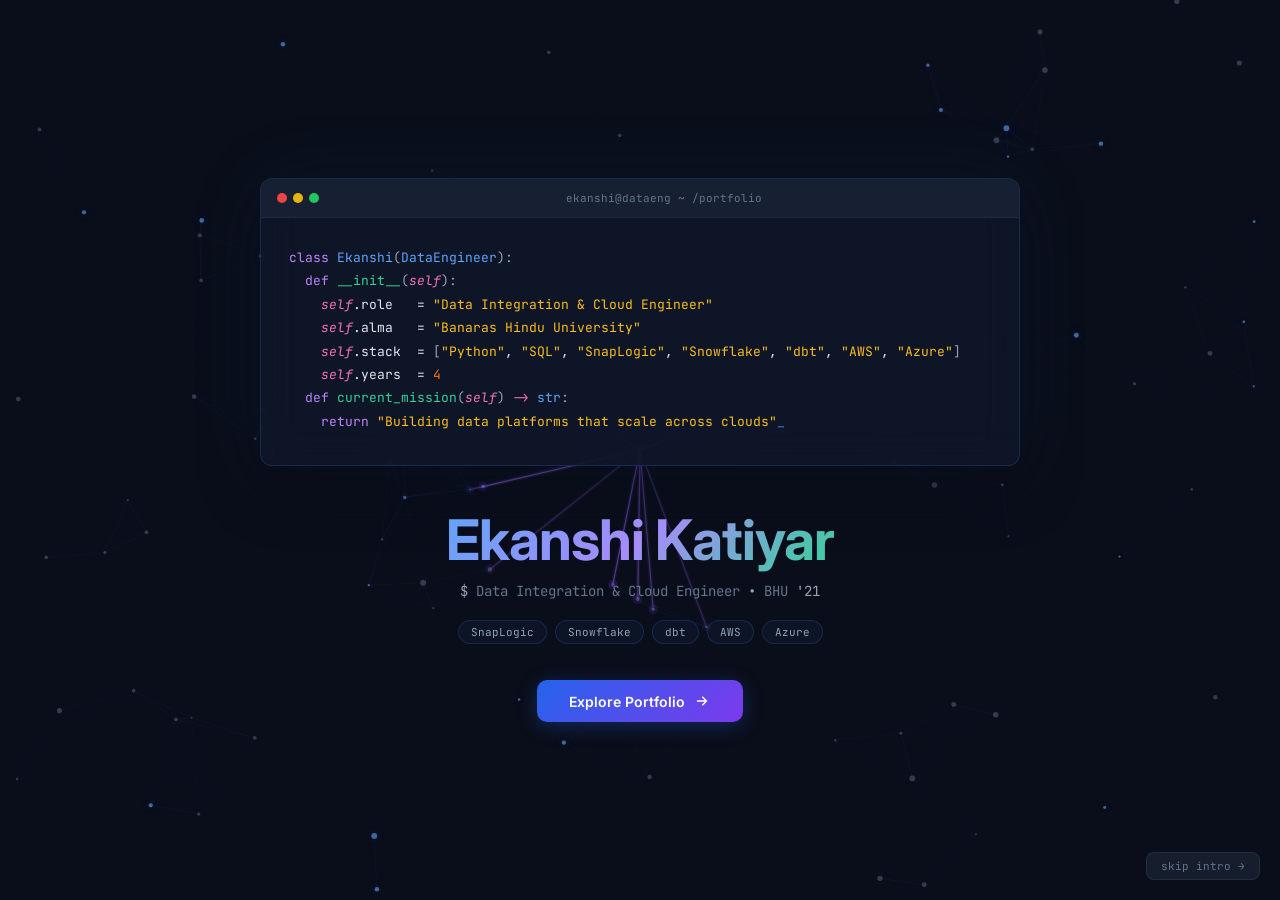
<file: index.html>
<!DOCTYPE html>
<html lang="en">
<head>
<meta charset="UTF-8">
<meta name="viewport" content="width=device-width, initial-scale=1.0">
<title>Ekanshi Katiyar</title>
<meta name="description" content="Ekanshi Katiyar — Data Integration & Cloud Engineer | BHU">
<link rel="preconnect" href="https://fonts.googleapis.com">
<link rel="preconnect" href="https://fonts.gstatic.com" crossorigin>
<link href="https://fonts.googleapis.com/css2?family=JetBrains+Mono:wght@300;400;500;700&family=Inter:wght@300;400;600;700&display=swap" rel="stylesheet">
<style>
    * { margin: 0; padding: 0; box-sizing: border-box; }

    body {
        background: #0a0e1a;
        color: #e2e8f0;
        font-family: 'Inter', sans-serif;
        overflow: hidden;
        height: 100vh;
        cursor: default;
    }

    #particles {
        position: fixed;
        inset: 0;
        z-index: 0;
    }

    .hero {
        position: relative;
        z-index: 1;
        display: flex;
        flex-direction: column;
        align-items: center;
        justify-content: center;
        height: 100vh;
        text-align: center;
        padding: 2rem;
    }

    .terminal {
        background: rgba(15, 23, 42, 0.85);
        border: 1px solid rgba(59, 130, 246, 0.2);
        border-radius: 12px;
        padding: 0;
        max-width: 760px;
        width: 100%;
        backdrop-filter: blur(20px);
        box-shadow: 0 0 80px rgba(59, 130, 246, 0.08), 0 20px 60px rgba(0,0,0,0.4);
        overflow: hidden;
        opacity: 0;
        transform: translateY(30px);
        animation: fadeUp 0.8s ease 0.3s forwards;
    }

    .terminal-bar {
        display: flex;
        align-items: center;
        gap: 6px;
        padding: 12px 16px;
        background: rgba(30, 41, 59, 0.6);
        border-bottom: 1px solid rgba(59, 130, 246, 0.1);
    }
    .terminal-dot { width: 10px; height: 10px; border-radius: 50%; }
    .terminal-dot.red { background: #ef4444; }
    .terminal-dot.yellow { background: #eab308; }
    .terminal-dot.green { background: #22c55e; }
    .terminal-title {
        flex: 1; text-align: center; font-size: 11px; color: #64748b;
        font-family: 'JetBrains Mono', monospace;
    }

    .terminal-body {
        padding: 28px 28px 32px;
        text-align: left;
    }

    .code-line {
        font-family: 'JetBrains Mono', monospace;
        font-size: clamp(11px, 1.4vw, 13px);
        line-height: 1.8;
        white-space: pre-wrap;
        word-break: break-word;
    }
    .code-line .prompt   { color: #22c55e; }
    .code-line .keyword  { color: #c084fc; }
    .code-line .string   { color: #fbbf24; }
    .code-line .type     { color: #60a5fa; }
    .code-line .comment  { color: #475569; font-style: italic; }
    .code-line .method   { color: #34d399; }
    .code-line .number   { color: #f97316; }
    .code-line .bracket  { color: #94a3b8; }
    .code-line .operator { color: #f472b6; }
    .code-line .self     { color: #f472b6; font-style: italic; }

    .code-line {
        opacity: 0;
        transform: translateX(-8px);
        animation: lineIn 0.4s ease forwards;
    }
    .code-line:nth-child(1)  { animation-delay: 1.0s; }
    .code-line:nth-child(2)  { animation-delay: 1.4s; }
    .code-line:nth-child(3)  { animation-delay: 1.8s; }
    .code-line:nth-child(4)  { animation-delay: 2.2s; }
    .code-line:nth-child(5)  { animation-delay: 2.6s; }
    .code-line:nth-child(6)  { animation-delay: 3.0s; }
    .code-line:nth-child(7)  { animation-delay: 3.4s; }
    .code-line:nth-child(8)  { animation-delay: 3.8s; }
    .code-line:nth-child(9)  { animation-delay: 4.2s; }
    .code-line:nth-child(10) { animation-delay: 4.6s; }
    .code-line:nth-child(11) { animation-delay: 5.0s; }

    @keyframes lineIn {
        from { opacity: 0; transform: translateX(-8px); }
        to   { opacity: 1; transform: translateX(0); }
    }

    .code-line:last-child::after {
        content: '_';
        animation: blink 1s step-end infinite;
        color: #3b82f6;
    }
    @keyframes blink { 0%,100% { opacity:1; } 50% { opacity:0; } }

    .name-section {
        margin-top: 40px;
        opacity: 0;
        animation: fadeUp 0.8s ease 5.5s forwards;
    }
    .name {
        font-size: clamp(2rem, 5vw, 3.5rem);
        font-weight: 700;
        letter-spacing: -1px;
        background: linear-gradient(135deg, #60a5fa, #a78bfa, #34d399);
        -webkit-background-clip: text;
        -webkit-text-fill-color: transparent;
        background-clip: text;
    }
    .subtitle {
        font-size: 14px;
        color: #64748b;
        margin-top: 8px;
        font-family: 'JetBrains Mono', monospace;
    }
    .subtitle span { color: #94a3b8; }

    .tags {
        display: flex;
        flex-wrap: wrap;
        justify-content: center;
        gap: 8px;
        margin-top: 20px;
        opacity: 0;
        animation: fadeUp 0.6s ease 6s forwards;
    }
    .tag {
        padding: 4px 12px;
        border-radius: 20px;
        font-size: 11px;
        font-family: 'JetBrains Mono', monospace;
        border: 1px solid rgba(59, 130, 246, 0.2);
        color: #94a3b8;
        background: rgba(59, 130, 246, 0.05);
    }

    .cta {
        margin-top: 36px;
        opacity: 0;
        animation: fadeUp 0.6s ease 6.4s forwards;
    }
    .cta a {
        display: inline-flex;
        align-items: center;
        gap: 8px;
        padding: 12px 32px;
        background: linear-gradient(135deg, #2563eb, #7c3aed);
        color: white;
        text-decoration: none;
        border-radius: 10px;
        font-weight: 600;
        font-size: 14px;
        transition: transform 0.2s, box-shadow 0.2s;
        box-shadow: 0 4px 20px rgba(37, 99, 235, 0.3);
    }
    .cta a:hover {
        transform: translateY(-2px);
        box-shadow: 0 8px 30px rgba(37, 99, 235, 0.5);
    }
    .cta a svg { transition: transform 0.2s; }
    .cta a:hover svg { transform: translateX(3px); }

    @keyframes fadeUp {
        from { opacity: 0; transform: translateY(20px); }
        to   { opacity: 1; transform: translateY(0); }
    }

    .floating-metrics {
        position: fixed;
        inset: 0;
        z-index: 0;
        pointer-events: none;
    }
    .float-metric {
        position: absolute;
        font-family: 'JetBrains Mono', monospace;
        font-size: 11px;
        padding: 4px 10px;
        border-radius: 6px;
        background: rgba(15, 23, 42, 0.7);
        border: 1px solid rgba(59, 130, 246, 0.15);
        color: #475569;
        opacity: 0;
        animation: floatIn 8s ease-in-out infinite;
    }
    .float-metric:nth-child(1) { top: 10%;    left: 5%;   animation-delay: 0s; }
    .float-metric:nth-child(2) { top: 20%;    right: 8%;  animation-delay: 2s; }
    .float-metric:nth-child(3) { bottom: 25%; left: 8%;   animation-delay: 4s; }
    .float-metric:nth-child(4) { bottom: 15%; right: 5%;  animation-delay: 1s; }
    .float-metric:nth-child(5) { top: 40%;    left: 3%;   animation-delay: 3s; }
    .float-metric:nth-child(6) { top: 35%;    right: 4%;  animation-delay: 5s; }

    @keyframes floatIn {
        0%, 100% { opacity: 0; transform: translateY(10px); }
        20%, 80% { opacity: 0.5; transform: translateY(0); }
    }

    .skip-btn {
        position: fixed;
        bottom: 20px;
        right: 20px;
        z-index: 10;
        padding: 6px 14px;
        background: rgba(30, 41, 59, 0.6);
        border: 1px solid rgba(100, 116, 139, 0.2);
        border-radius: 8px;
        color: #64748b;
        font-size: 11px;
        font-family: 'JetBrains Mono', monospace;
        cursor: pointer;
        transition: color 0.2s, border-color 0.2s;
        text-decoration: none;
    }
    .skip-btn:hover { color: #94a3b8; border-color: rgba(100, 116, 139, 0.4); }
</style>
</head>
<body>

<canvas id="particles"></canvas>

<div class="floating-metrics">
    <div class="float-metric">pipelines: 40+ live</div>
    <div class="float-metric">records/day: 12M</div>
    <div class="float-metric">uptime: 99.95%</div>
    <div class="float-metric">warehouses: Snowflake</div>
    <div class="float-metric">dbt_models: 180+</div>
    <div class="float-metric">cloud: AWS + Azure</div>
</div>

<div class="hero">
    <div class="terminal">
        <div class="terminal-bar">
            <div class="terminal-dot red"></div>
            <div class="terminal-dot yellow"></div>
            <div class="terminal-dot green"></div>
            <span class="terminal-title">ekanshi@dataeng ~ /portfolio</span>
        </div>
        <div class="terminal-body">
            <div class="code-line"><span class="keyword">class</span> <span class="type">Ekanshi</span><span class="bracket">(</span><span class="type">DataEngineer</span><span class="bracket">):</span></div>
            <div class="code-line">&nbsp;&nbsp;<span class="keyword">def</span> <span class="method">__init__</span><span class="bracket">(</span><span class="self">self</span><span class="bracket">):</span></div>
            <div class="code-line">&nbsp;&nbsp;&nbsp;&nbsp;<span class="self">self</span>.role   = <span class="string">"Data Integration &amp; Cloud Engineer"</span></div>
            <div class="code-line">&nbsp;&nbsp;&nbsp;&nbsp;<span class="self">self</span>.alma   = <span class="string">"Banaras Hindu University"</span></div>
            <div class="code-line">&nbsp;&nbsp;&nbsp;&nbsp;<span class="self">self</span>.stack  = <span class="bracket">[</span><span class="string">"Python"</span>, <span class="string">"SQL"</span>, <span class="string">"SnapLogic"</span>, <span class="string">"Snowflake"</span>, <span class="string">"dbt"</span>, <span class="string">"AWS"</span>, <span class="string">"Azure"</span><span class="bracket">]</span></div>
            <div class="code-line">&nbsp;&nbsp;&nbsp;&nbsp;<span class="self">self</span>.years  = <span class="number">4</span></div>
            <div class="code-line"></div>
            <div class="code-line">&nbsp;&nbsp;<span class="keyword">def</span> <span class="method">current_mission</span><span class="bracket">(</span><span class="self">self</span><span class="bracket">)</span> <span class="operator">-&gt;</span> <span class="type">str</span><span class="bracket">:</span></div>
            <div class="code-line">&nbsp;&nbsp;&nbsp;&nbsp;<span class="keyword">return</span> <span class="string">"Building data platforms that scale across clouds"</span></div>
        </div>
    </div>

    <div class="name-section">
        <div class="name">Ekanshi Katiyar</div>
        <div class="subtitle">
            <span>$</span> Data Integration &amp; Cloud Engineer <span>&bull;</span> BHU <span>'21</span>
        </div>
    </div>

    <div class="tags">
        <span class="tag">SnapLogic</span>
        <span class="tag">Snowflake</span>
        <span class="tag">dbt</span>
        <span class="tag">AWS</span>
        <span class="tag">Azure</span>
    </div>

    <div class="cta">
        <a href="home.html">
            Explore Portfolio
            <svg width="18" height="18" fill="none" stroke="currentColor" viewBox="0 0 24 24"><path stroke-linecap="round" stroke-linejoin="round" stroke-width="2" d="M13 7l5 5m0 0l-5 5m5-5H6"/></svg>
        </a>
    </div>
</div>

<a href="home.html" class="skip-btn">skip intro &rarr;</a>

<script>
const canvas = document.getElementById('particles');
const ctx = canvas.getContext('2d');
let w, h, particles, mouse;

function init() {
    w = canvas.width = window.innerWidth;
    h = canvas.height = window.innerHeight;
    mouse = { x: w / 2, y: h / 2 };

    const count = Math.min(Math.floor((w * h) / 12000), 120);
    particles = [];
    for (let i = 0; i < count; i++) {
        particles.push({
            x: Math.random() * w,
            y: Math.random() * h,
            vx: (Math.random() - 0.5) * 0.4,
            vy: (Math.random() - 0.5) * 0.4,
            r: Math.random() * 2 + 1,
            type: Math.random() > 0.7 ? 'server' : 'node',
        });
    }
}

function draw() {
    ctx.clearRect(0, 0, w, h);

    for (let i = 0; i < particles.length; i++) {
        for (let j = i + 1; j < particles.length; j++) {
            const dx = particles[i].x - particles[j].x;
            const dy = particles[i].y - particles[j].y;
            const dist = Math.sqrt(dx * dx + dy * dy);
            if (dist < 150) {
                const alpha = (1 - dist / 150) * 0.15;
                ctx.beginPath();
                ctx.moveTo(particles[i].x, particles[i].y);
                ctx.lineTo(particles[j].x, particles[j].y);
                ctx.strokeStyle = `rgba(59, 130, 246, ${alpha})`;
                ctx.lineWidth = 0.5;
                ctx.stroke();
            }
        }

        const mx = particles[i].x - mouse.x;
        const my = particles[i].y - mouse.y;
        const md = Math.sqrt(mx * mx + my * my);
        if (md < 250) {
            const alpha = (1 - md / 250);
            ctx.beginPath();
            ctx.moveTo(particles[i].x, particles[i].y);
            ctx.lineTo(mouse.x, mouse.y);
            ctx.strokeStyle = `rgba(124, 58, 237, ${alpha * 0.3})`;
            ctx.lineWidth = 4;
            ctx.stroke();

            ctx.beginPath();
            ctx.moveTo(particles[i].x, particles[i].y);
            ctx.lineTo(mouse.x, mouse.y);
            ctx.strokeStyle = `rgba(167, 139, 250, ${alpha * 0.8})`;
            ctx.lineWidth = 1.2;
            ctx.stroke();

            ctx.beginPath();
            ctx.arc(particles[i].x, particles[i].y, particles[i].r + 3, 0, Math.PI * 2);
            ctx.fillStyle = `rgba(124, 58, 237, ${alpha * 0.4})`;
            ctx.fill();
        }
    }

    for (const p of particles) {
        p.x += p.vx;
        p.y += p.vy;
        if (p.x < 0 || p.x > w) p.vx *= -1;
        if (p.y < 0 || p.y > h) p.vy *= -1;

        ctx.beginPath();
        ctx.arc(p.x, p.y, p.r, 0, Math.PI * 2);
        if (p.type === 'server') {
            ctx.fillStyle = 'rgba(96, 165, 250, 0.6)';
            ctx.shadowColor = 'rgba(59, 130, 246, 0.3)';
            ctx.shadowBlur = 10;
        } else {
            ctx.fillStyle = 'rgba(148, 163, 184, 0.3)';
            ctx.shadowBlur = 0;
        }
        ctx.fill();
        ctx.shadowBlur = 0;
    }

    requestAnimationFrame(draw);
}

window.addEventListener('resize', init);
window.addEventListener('mousemove', (e) => { mouse.x = e.clientX; mouse.y = e.clientY; });

init();
draw();
</script>

</body>
</html>
</file>
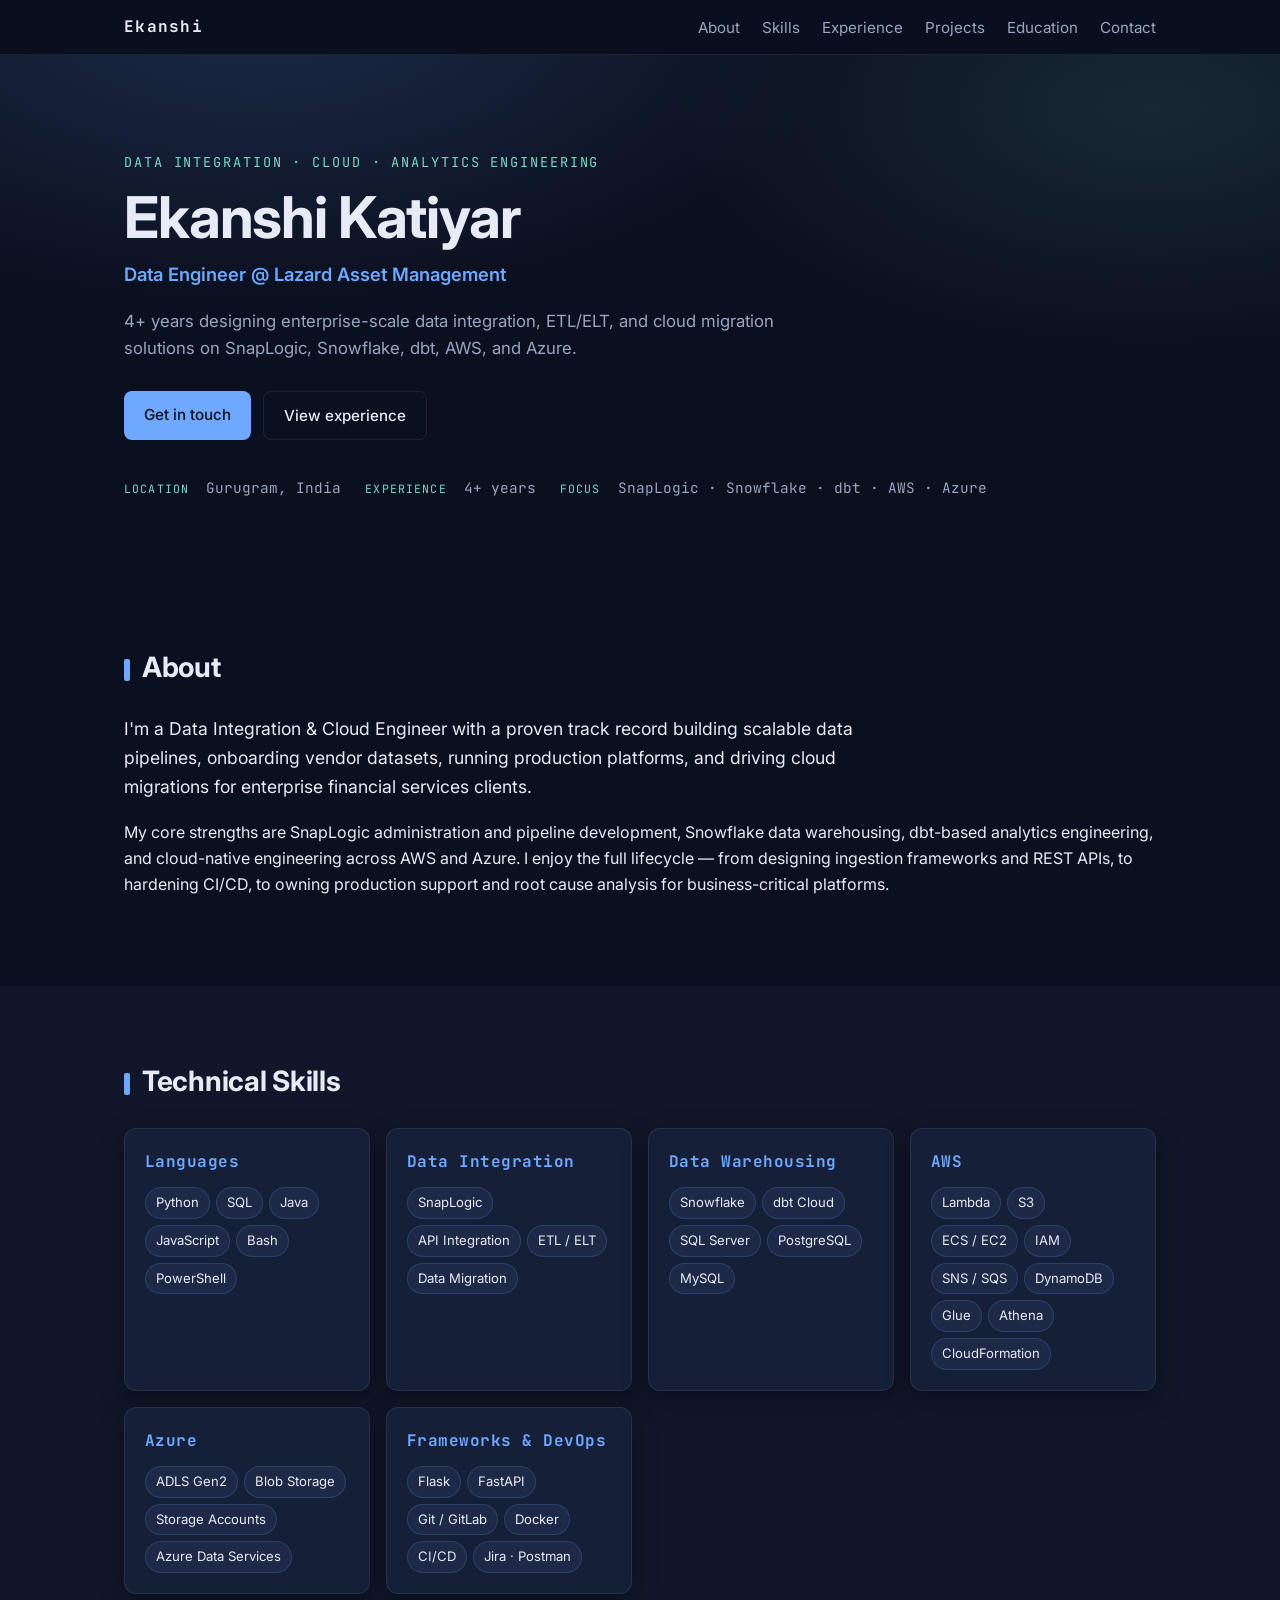
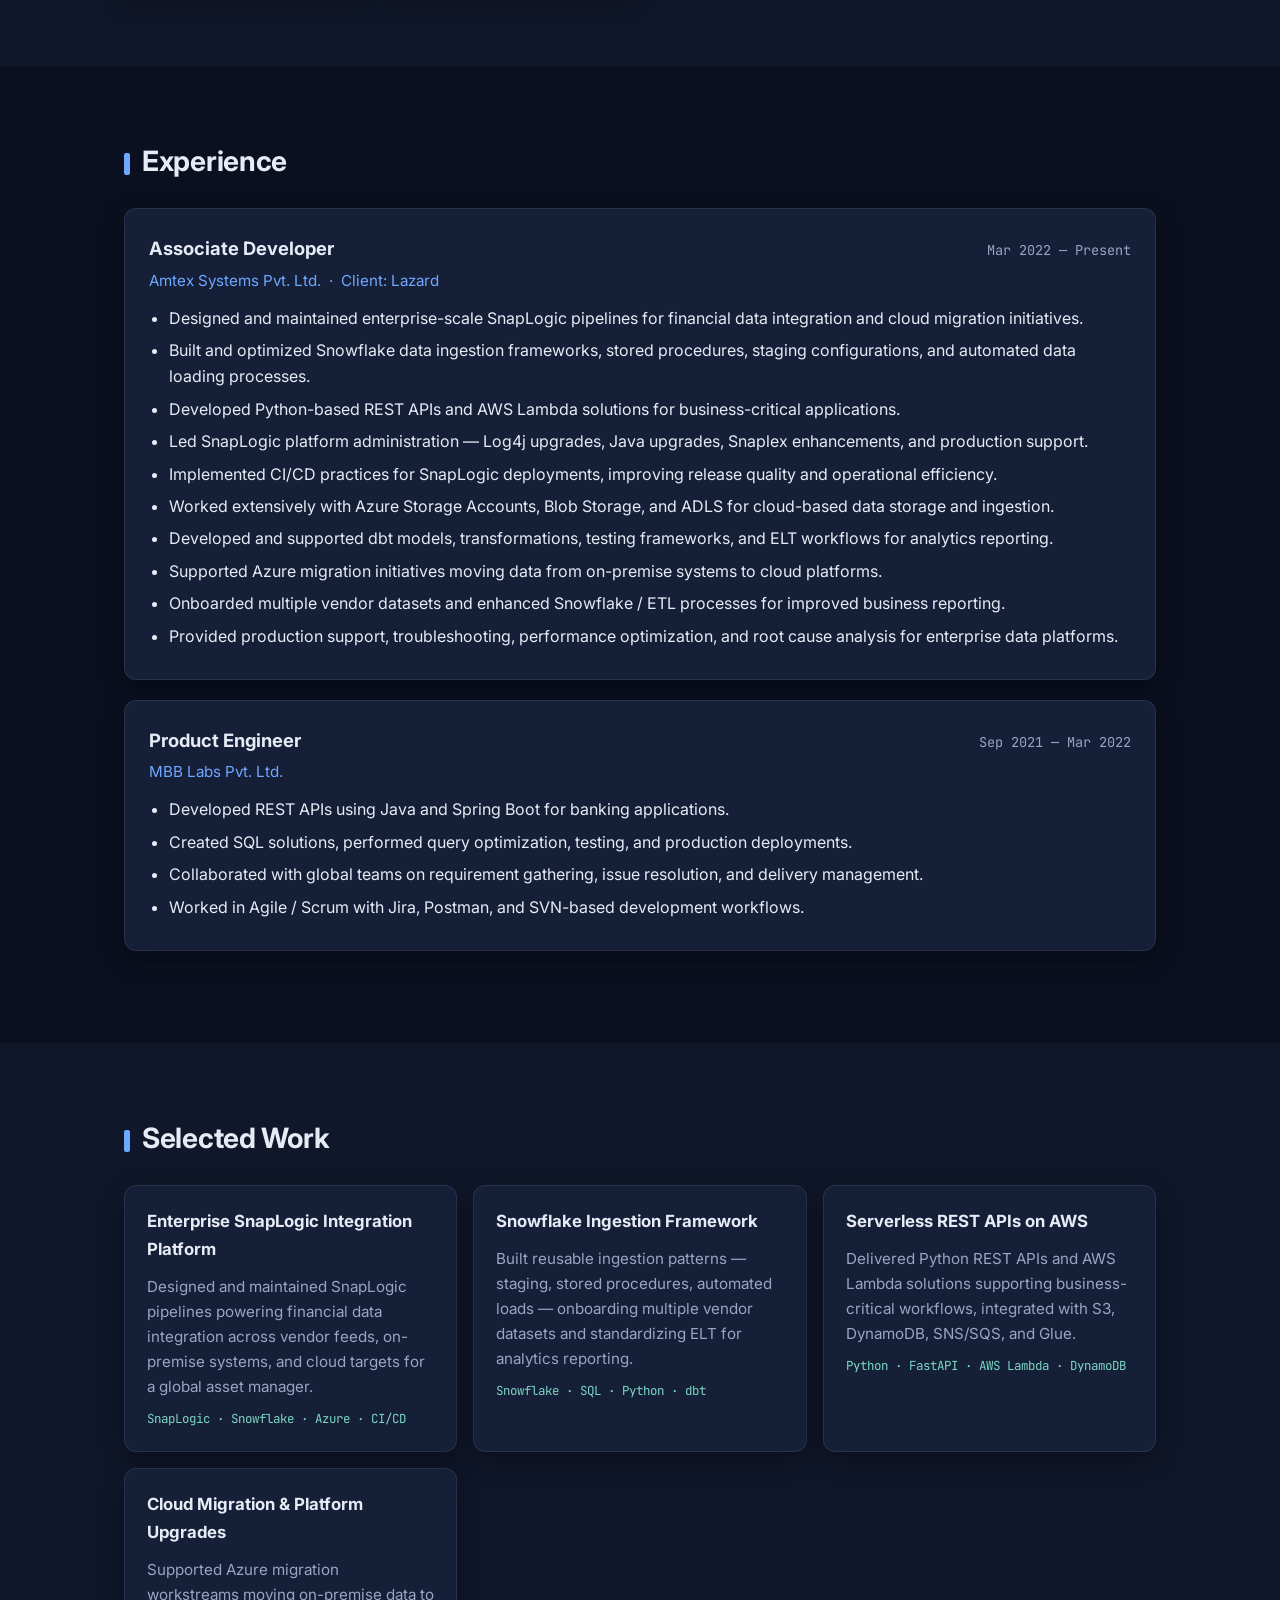
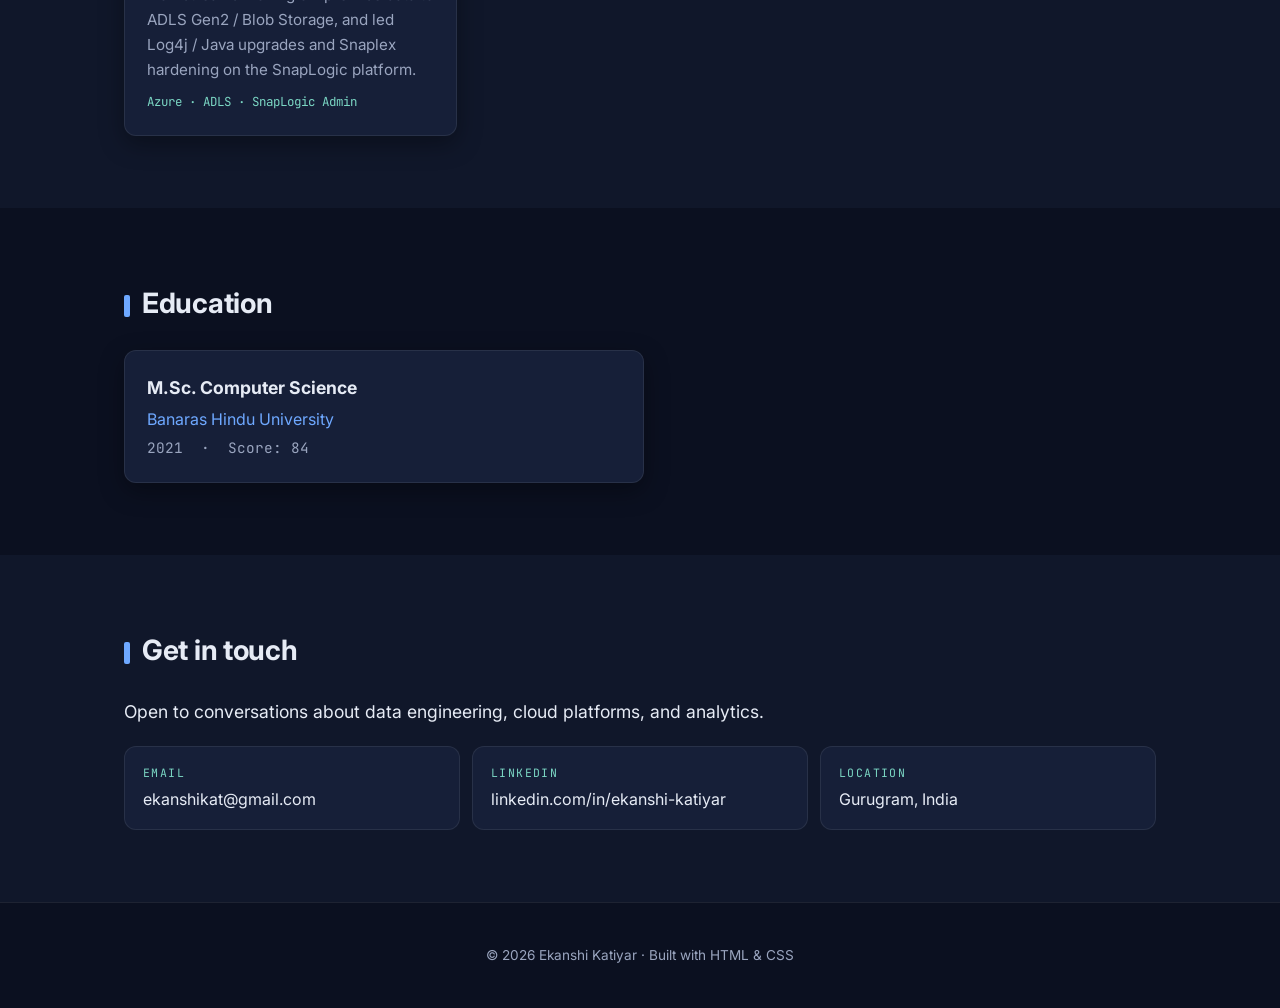
<file: home.html>
<!DOCTYPE html>
<html lang="en">
<head>
  <meta charset="UTF-8" />
  <meta name="viewport" content="width=device-width, initial-scale=1.0" />
  <title>Ekanshi Katiyar — Data Integration & Cloud Engineer</title>
  <meta name="description" content="Portfolio of Ekanshi Katiyar — Data Integration & Cloud Engineer with 4+ years building enterprise data pipelines on SnapLogic, Snowflake, dbt, AWS, and Azure." />
  <link rel="stylesheet" href="styles.css" />
  <link rel="preconnect" href="https://fonts.googleapis.com" />
  <link rel="preconnect" href="https://fonts.gstatic.com" crossorigin />
  <link href="https://fonts.googleapis.com/css2?family=Inter:wght@400;500;600;700&family=JetBrains+Mono:wght@400;500&display=swap" rel="stylesheet" />
</head>
<body>
  <nav class="nav">
    <div class="nav-inner">
      <a href="#top" class="nav-logo">Ekanshi</a>
      <ul class="nav-links">
        <li><a href="#about">About</a></li>
        <li><a href="#skills">Skills</a></li>
        <li><a href="#experience">Experience</a></li>
        <li><a href="#projects">Projects</a></li>
        <li><a href="#education">Education</a></li>
        <li><a href="#contact">Contact</a></li>
      </ul>
    </div>
  </nav>

  <header id="top" class="hero">
    <div class="container">
      <p class="hero-eyebrow">Data Integration &middot; Cloud &middot; Analytics Engineering</p>
      <h1>Ekanshi Katiyar</h1>
      <p class="hero-title">Data Engineer @ Lazard Asset Management</p>
      <p class="hero-sub">
        4+ years designing enterprise-scale data integration, ETL/ELT, and cloud migration
        solutions on SnapLogic, Snowflake, dbt, AWS, and Azure.
      </p>
      <div class="hero-cta">
        <a class="btn btn-primary" href="#contact">Get in touch</a>
        <a class="btn btn-ghost" href="#experience">View experience</a>
      </div>
      <ul class="hero-meta">
        <li><span>Location</span> Gurugram, India</li>
        <li><span>Experience</span> 4+ years</li>
        <li><span>Focus</span> SnapLogic &middot; Snowflake &middot; dbt &middot; AWS &middot; Azure</li>
      </ul>
    </div>
  </header>

  <main>
    <section id="about" class="section">
      <div class="container">
        <h2>About</h2>
        <p class="lead">
          I'm a Data Integration &amp; Cloud Engineer with a proven track record building
          scalable data pipelines, onboarding vendor datasets, running production platforms,
          and driving cloud migrations for enterprise financial services clients.
        </p>
        <p>
          My core strengths are SnapLogic administration and pipeline development,
          Snowflake data warehousing, dbt-based analytics engineering, and cloud-native
          engineering across AWS and Azure. I enjoy the full lifecycle &mdash; from
          designing ingestion frameworks and REST APIs, to hardening CI/CD, to owning
          production support and root cause analysis for business-critical platforms.
        </p>
      </div>
    </section>

    <section id="skills" class="section section-alt">
      <div class="container">
        <h2>Technical Skills</h2>
        <div class="skills-grid">
          <div class="skill-card">
            <h3>Languages</h3>
            <ul>
              <li>Python</li><li>SQL</li><li>Java</li>
              <li>JavaScript</li><li>Bash</li><li>PowerShell</li>
            </ul>
          </div>
          <div class="skill-card">
            <h3>Data Integration</h3>
            <ul>
              <li>SnapLogic</li><li>API Integration</li>
              <li>ETL / ELT</li><li>Data Migration</li>
            </ul>
          </div>
          <div class="skill-card">
            <h3>Data Warehousing</h3>
            <ul>
              <li>Snowflake</li><li>dbt Cloud</li>
              <li>SQL Server</li><li>PostgreSQL</li><li>MySQL</li>
            </ul>
          </div>
          <div class="skill-card">
            <h3>AWS</h3>
            <ul>
              <li>Lambda</li><li>S3</li><li>ECS / EC2</li>
              <li>IAM</li><li>SNS / SQS</li><li>DynamoDB</li>
              <li>Glue</li><li>Athena</li><li>CloudFormation</li>
            </ul>
          </div>
          <div class="skill-card">
            <h3>Azure</h3>
            <ul>
              <li>ADLS Gen2</li><li>Blob Storage</li>
              <li>Storage Accounts</li><li>Azure Data Services</li>
            </ul>
          </div>
          <div class="skill-card">
            <h3>Frameworks &amp; DevOps</h3>
            <ul>
              <li>Flask</li><li>FastAPI</li>
              <li>Git / GitLab</li><li>Docker</li>
              <li>CI/CD</li><li>Jira &middot; Postman</li>
            </ul>
          </div>
        </div>
      </div>
    </section>

    <section id="experience" class="section">
      <div class="container">
        <h2>Experience</h2>

        <article class="job">
          <header class="job-header">
            <div>
              <h3>Associate Developer</h3>
              <p class="job-company">Amtex Systems Pvt. Ltd. &nbsp;&middot;&nbsp; Client: Lazard</p>
            </div>
            <p class="job-dates">Mar 2022 &mdash; Present</p>
          </header>
          <ul class="job-points">
            <li>Designed and maintained enterprise-scale SnapLogic pipelines for financial data integration and cloud migration initiatives.</li>
            <li>Built and optimized Snowflake data ingestion frameworks, stored procedures, staging configurations, and automated data loading processes.</li>
            <li>Developed Python-based REST APIs and AWS Lambda solutions for business-critical applications.</li>
            <li>Led SnapLogic platform administration &mdash; Log4j upgrades, Java upgrades, Snaplex enhancements, and production support.</li>
            <li>Implemented CI/CD practices for SnapLogic deployments, improving release quality and operational efficiency.</li>
            <li>Worked extensively with Azure Storage Accounts, Blob Storage, and ADLS for cloud-based data storage and ingestion.</li>
            <li>Developed and supported dbt models, transformations, testing frameworks, and ELT workflows for analytics reporting.</li>
            <li>Supported Azure migration initiatives moving data from on-premise systems to cloud platforms.</li>
            <li>Onboarded multiple vendor datasets and enhanced Snowflake / ETL processes for improved business reporting.</li>
            <li>Provided production support, troubleshooting, performance optimization, and root cause analysis for enterprise data platforms.</li>
          </ul>
        </article>

        <article class="job">
          <header class="job-header">
            <div>
              <h3>Product Engineer</h3>
              <p class="job-company">MBB Labs Pvt. Ltd.</p>
            </div>
            <p class="job-dates">Sep 2021 &mdash; Mar 2022</p>
          </header>
          <ul class="job-points">
            <li>Developed REST APIs using Java and Spring Boot for banking applications.</li>
            <li>Created SQL solutions, performed query optimization, testing, and production deployments.</li>
            <li>Collaborated with global teams on requirement gathering, issue resolution, and delivery management.</li>
            <li>Worked in Agile / Scrum with Jira, Postman, and SVN-based development workflows.</li>
          </ul>
        </article>
      </div>
    </section>

    <section id="projects" class="section section-alt">
      <div class="container">
        <h2>Selected Work</h2>
        <div class="projects-grid">
          <div class="project-card">
            <h3>Enterprise SnapLogic Integration Platform</h3>
            <p>Designed and maintained SnapLogic pipelines powering financial data integration across vendor feeds, on-premise systems, and cloud targets for a global asset manager.</p>
            <p class="project-tags">SnapLogic &middot; Snowflake &middot; Azure &middot; CI/CD</p>
          </div>
          <div class="project-card">
            <h3>Snowflake Ingestion Framework</h3>
            <p>Built reusable ingestion patterns &mdash; staging, stored procedures, automated loads &mdash; onboarding multiple vendor datasets and standardizing ELT for analytics reporting.</p>
            <p class="project-tags">Snowflake &middot; SQL &middot; Python &middot; dbt</p>
          </div>
          <div class="project-card">
            <h3>Serverless REST APIs on AWS</h3>
            <p>Delivered Python REST APIs and AWS Lambda solutions supporting business-critical workflows, integrated with S3, DynamoDB, SNS/SQS, and Glue.</p>
            <p class="project-tags">Python &middot; FastAPI &middot; AWS Lambda &middot; DynamoDB</p>
          </div>
          <div class="project-card">
            <h3>Cloud Migration &amp; Platform Upgrades</h3>
            <p>Supported Azure migration workstreams moving on-premise data to ADLS Gen2 / Blob Storage, and led Log4j / Java upgrades and Snaplex hardening on the SnapLogic platform.</p>
            <p class="project-tags">Azure &middot; ADLS &middot; SnapLogic Admin</p>
          </div>
        </div>
      </div>
    </section>

    <section id="education" class="section">
      <div class="container">
        <h2>Education</h2>
        <div class="edu-card">
          <h3>M.Sc. Computer Science</h3>
          <p class="edu-inst">Banaras Hindu University</p>
          <p class="edu-meta">2021 &nbsp;&middot;&nbsp; Score: 84</p>
        </div>
      </div>
    </section>

    <section id="contact" class="section section-alt">
      <div class="container contact">
        <h2>Get in touch</h2>
        <p class="lead">
          Open to conversations about data engineering, cloud platforms, and analytics.
        </p>
        <ul class="contact-list">
          <li>
            <span class="contact-label">Email</span>
            <a href="mailto:ekanshikat@gmail.com">ekanshikat@gmail.com</a>
          </li>
          <li>
            <span class="contact-label">LinkedIn</span>
            <a href="https://www.linkedin.com/in/ekanshi-katiyar/" target="_blank" rel="noopener">linkedin.com/in/ekanshi-katiyar</a>
          </li>
          <li>
            <span class="contact-label">Location</span>
            <span>Gurugram, India</span>
          </li>
        </ul>
      </div>
    </section>
  </main>

  <footer class="footer">
    <div class="container">
      <p>&copy; <span id="year"></span> Ekanshi Katiyar &middot; Built with HTML &amp; CSS</p>
    </div>
  </footer>

  <script>
    document.getElementById('year').textContent = new Date().getFullYear();
  </script>
</body>
</html>
</file>
<file: styles.css>
:root {
  --bg: #0b1020;
  --bg-alt: #10172a;
  --surface: #161f38;
  --text: #e6ebf5;
  --muted: #9aa5bf;
  --accent: #6ea8ff;
  --accent-2: #7bd7c4;
  --border: rgba(255, 255, 255, 0.08);
  --shadow: 0 8px 24px rgba(0, 0, 0, 0.35);
  --radius: 12px;
  --maxw: 1080px;
}

* { box-sizing: border-box; }

html { scroll-behavior: smooth; }

body {
  margin: 0;
  font-family: 'Inter', system-ui, -apple-system, Segoe UI, Roboto, Arial, sans-serif;
  color: var(--text);
  background: var(--bg);
  line-height: 1.65;
  -webkit-font-smoothing: antialiased;
}

.container {
  max-width: var(--maxw);
  margin: 0 auto;
  padding: 0 24px;
}

/* Nav */
.nav {
  position: sticky;
  top: 0;
  z-index: 10;
  background: rgba(11, 16, 32, 0.85);
  backdrop-filter: saturate(140%) blur(10px);
  border-bottom: 1px solid var(--border);
}
.nav-inner {
  max-width: var(--maxw);
  margin: 0 auto;
  padding: 14px 24px;
  display: flex;
  align-items: center;
  justify-content: space-between;
}
.nav-logo {
  font-weight: 700;
  letter-spacing: 0.08em;
  color: var(--text);
  text-decoration: none;
  font-family: 'JetBrains Mono', monospace;
}
.nav-links {
  list-style: none;
  display: flex;
  gap: 22px;
  margin: 0;
  padding: 0;
  flex-wrap: wrap;
}
.nav-links a {
  color: var(--muted);
  text-decoration: none;
  font-size: 0.95rem;
  transition: color 0.15s ease;
}
.nav-links a:hover { color: var(--accent); }

/* Hero */
.hero {
  padding: 96px 0 72px;
  background:
    radial-gradient(1000px 500px at 20% -10%, rgba(110, 168, 255, 0.18), transparent 60%),
    radial-gradient(800px 400px at 90% 10%, rgba(123, 215, 196, 0.12), transparent 60%),
    var(--bg);
}
.hero-eyebrow {
  color: var(--accent-2);
  font-family: 'JetBrains Mono', monospace;
  font-size: 0.85rem;
  letter-spacing: 0.14em;
  text-transform: uppercase;
  margin: 0 0 12px;
}
.hero h1 {
  font-size: clamp(2.4rem, 5vw, 3.6rem);
  line-height: 1.1;
  margin: 0 0 10px;
  letter-spacing: -0.02em;
}
.hero-title {
  color: var(--accent);
  font-weight: 600;
  font-size: 1.15rem;
  margin: 0 0 18px;
}
.hero-sub {
  color: var(--muted);
  font-size: 1.05rem;
  max-width: 62ch;
  margin: 0 0 28px;
}
.hero-cta {
  display: flex;
  gap: 12px;
  flex-wrap: wrap;
  margin-bottom: 36px;
}
.btn {
  display: inline-block;
  padding: 11px 20px;
  border-radius: 8px;
  font-weight: 500;
  text-decoration: none;
  font-size: 0.95rem;
  transition: transform 0.1s ease, background 0.15s ease, border-color 0.15s ease;
}
.btn-primary {
  background: var(--accent);
  color: #0b1020;
}
.btn-primary:hover { background: #8ab8ff; }
.btn-ghost {
  color: var(--text);
  border: 1px solid var(--border);
}
.btn-ghost:hover { border-color: var(--accent); color: var(--accent); }
.btn:active { transform: translateY(1px); }

.hero-meta {
  list-style: none;
  padding: 0;
  margin: 0;
  display: flex;
  flex-wrap: wrap;
  gap: 24px;
  color: var(--muted);
  font-size: 0.9rem;
  font-family: 'JetBrains Mono', monospace;
}
.hero-meta span {
  color: var(--accent-2);
  text-transform: uppercase;
  letter-spacing: 0.1em;
  font-size: 0.72rem;
  margin-right: 8px;
}

/* Sections */
.section { padding: 72px 0; }
.section-alt { background: var(--bg-alt); }
.section h2 {
  font-size: 1.75rem;
  margin: 0 0 24px;
  letter-spacing: -0.01em;
}
.section h2::before {
  content: "";
  display: inline-block;
  width: 6px;
  height: 22px;
  background: var(--accent);
  border-radius: 2px;
  margin-right: 12px;
  vertical-align: -4px;
}
.lead {
  font-size: 1.1rem;
  color: var(--text);
  max-width: 70ch;
}

/* Skills */
.skills-grid {
  display: grid;
  grid-template-columns: repeat(auto-fit, minmax(240px, 1fr));
  gap: 16px;
}
.skill-card {
  background: var(--surface);
  border: 1px solid var(--border);
  border-radius: var(--radius);
  padding: 20px;
  box-shadow: var(--shadow);
}
.skill-card h3 {
  margin: 0 0 12px;
  font-size: 1rem;
  color: var(--accent);
  font-family: 'JetBrains Mono', monospace;
  letter-spacing: 0.03em;
}
.skill-card ul {
  list-style: none;
  padding: 0;
  margin: 0;
  display: flex;
  flex-wrap: wrap;
  gap: 6px;
}
.skill-card li {
  background: rgba(110, 168, 255, 0.08);
  border: 1px solid rgba(110, 168, 255, 0.18);
  color: var(--text);
  padding: 4px 10px;
  border-radius: 999px;
  font-size: 0.82rem;
}

/* Jobs */
.job {
  background: var(--surface);
  border: 1px solid var(--border);
  border-radius: var(--radius);
  padding: 24px;
  margin-bottom: 20px;
  box-shadow: var(--shadow);
}
.job-header {
  display: flex;
  justify-content: space-between;
  align-items: baseline;
  gap: 16px;
  flex-wrap: wrap;
  margin-bottom: 8px;
}
.job-header h3 {
  margin: 0;
  font-size: 1.15rem;
}
.job-company {
  color: var(--accent);
  margin: 4px 0 0;
  font-size: 0.95rem;
}
.job-dates {
  color: var(--muted);
  font-family: 'JetBrains Mono', monospace;
  font-size: 0.85rem;
  margin: 0;
}
.job-points {
  margin: 12px 0 0;
  padding-left: 20px;
  color: var(--text);
}
.job-points li { margin-bottom: 6px; }

/* Projects */
.projects-grid {
  display: grid;
  grid-template-columns: repeat(auto-fit, minmax(260px, 1fr));
  gap: 16px;
}
.project-card {
  background: var(--surface);
  border: 1px solid var(--border);
  border-radius: var(--radius);
  padding: 22px;
  box-shadow: var(--shadow);
  transition: transform 0.15s ease, border-color 0.15s ease;
}
.project-card:hover {
  transform: translateY(-2px);
  border-color: rgba(110, 168, 255, 0.4);
}
.project-card h3 {
  margin: 0 0 10px;
  font-size: 1.05rem;
  color: var(--text);
}
.project-card p { margin: 0 0 10px; color: var(--muted); font-size: 0.95rem; }
.project-tags {
  font-family: 'JetBrains Mono', monospace;
  font-size: 0.78rem !important;
  color: var(--accent-2) !important;
  margin: 0 !important;
}

/* Education */
.edu-card {
  background: var(--surface);
  border: 1px solid var(--border);
  border-radius: var(--radius);
  padding: 22px;
  box-shadow: var(--shadow);
  max-width: 520px;
}
.edu-card h3 { margin: 0 0 4px; font-size: 1.1rem; }
.edu-inst { color: var(--accent); margin: 0 0 4px; }
.edu-meta { color: var(--muted); margin: 0; font-family: 'JetBrains Mono', monospace; font-size: 0.9rem; }

/* Contact */
.contact-list {
  list-style: none;
  padding: 0;
  margin: 20px 0 0;
  display: grid;
  grid-template-columns: repeat(auto-fit, minmax(260px, 1fr));
  gap: 12px;
}
.contact-list li {
  background: var(--surface);
  border: 1px solid var(--border);
  border-radius: var(--radius);
  padding: 16px 18px;
}
.contact-label {
  display: block;
  font-family: 'JetBrains Mono', monospace;
  font-size: 0.72rem;
  color: var(--accent-2);
  text-transform: uppercase;
  letter-spacing: 0.12em;
  margin-bottom: 4px;
}
.contact-list a { color: var(--text); text-decoration: none; }
.contact-list a:hover { color: var(--accent); }

/* Footer */
.footer {
  padding: 28px 0;
  border-top: 1px solid var(--border);
  color: var(--muted);
  font-size: 0.85rem;
  text-align: center;
}

/* Mobile */
@media (max-width: 640px) {
  .nav-inner { padding: 12px 16px; }
  .nav-links { gap: 14px; }
  .nav-links a { font-size: 0.88rem; }
  .hero { padding: 64px 0 48px; }
  .section { padding: 56px 0; }
  .job-header { flex-direction: column; }
}
</file>
